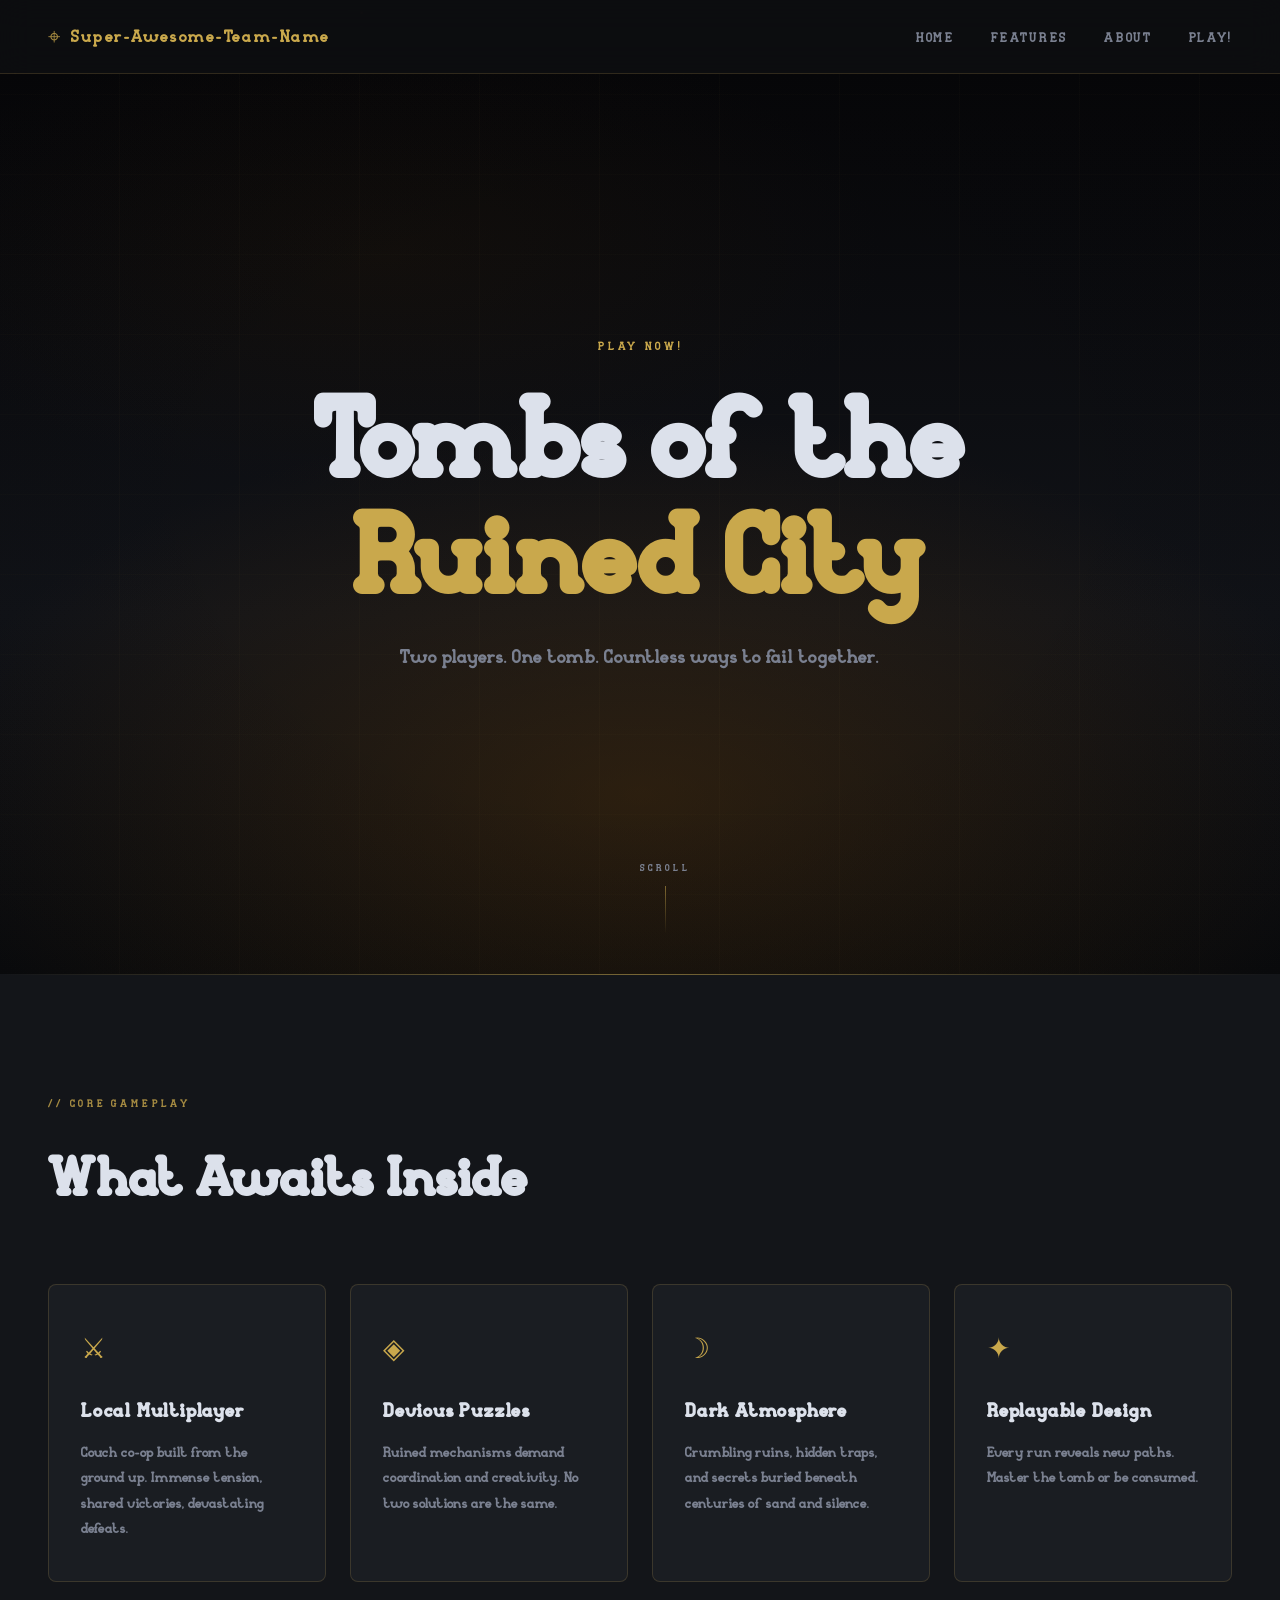
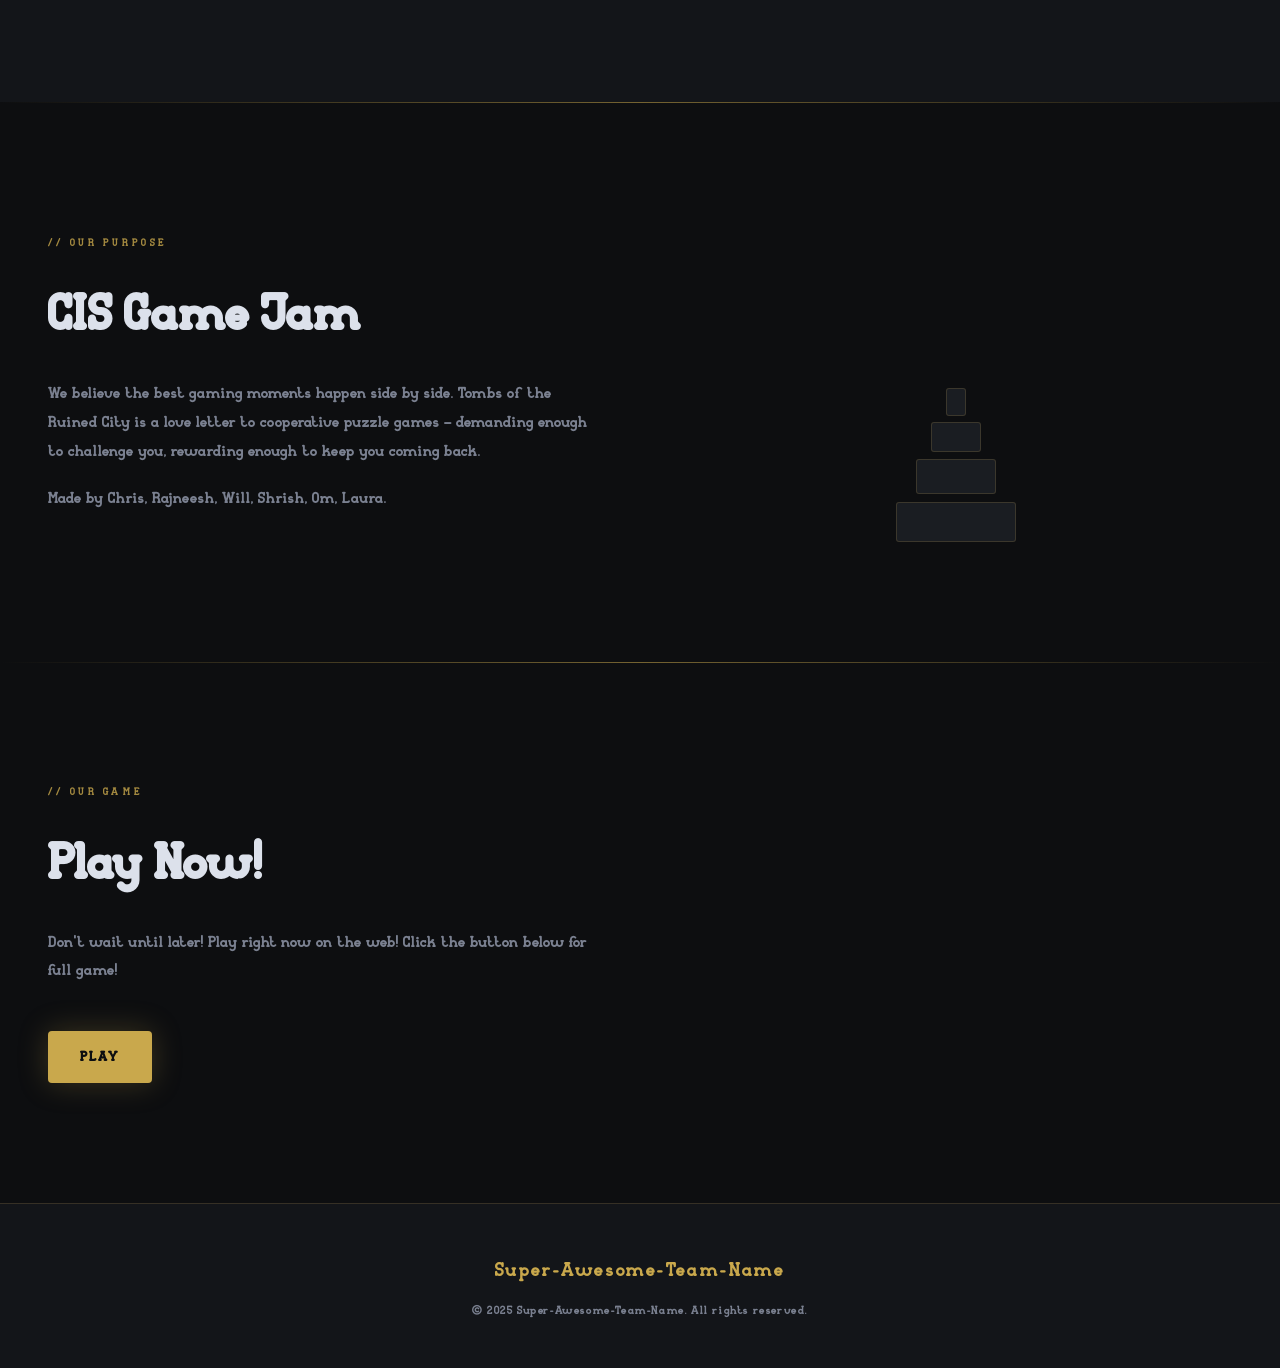
<file: index.html>
<!DOCTYPE html>
<html lang="en">
<head>
    <meta charset="UTF-8">
    <meta name="viewport" content="width=device-width, initial-scale=1.0">
    <title>Tombs of the Ruined City</title>
    <link rel="stylesheet" href="style.css" type="text/css">
    <link rel="icon" type="image/png" href="pixilart-drawing.png">
</head>
<body>

    <canvas id="dust"></canvas>

    <header>
        <div class="logo">
            <span class="logo-glyph">⌖</span>
            Super-Awesome-Team-Name
        </div>
        <nav>
            <a href="#main">Home</a>
            <a href="#features">Features</a>
            <a href="#desc">About</a>
            <a href="#play">Play!</a>
        </nav>
    </header>

    <section class="main" id="main">
        <div class="hero-bg-overlay"></div>
        <div class="hero-content">
            <div class="eyebrow">Play Now!</div>
            <h1>
                <span class="title-line">Tombs of the</span>
                <span class="title-line accent">Ruined City</span>
            </h1>
            <p class="tagline">Two players. One tomb. Countless ways to fail together.</p>
        </div>
        <div class="scroll-hint">
            <span>Scroll</span>
            <div class="scroll-line"></div>
        </div>
    </section>

    <section id="features" class="features">
        <div class="section-label">// Core Gameplay</div>
        <h2 class="section-title">What Awaits Inside</h2>
        <div class="grid">
            <div class="card" data-delay="0">
                <div class="card-icon">⚔</div>
                <h3>Local Multiplayer</h3>
                <p>Couch co-op built from the ground up. Immense tension, shared victories, devastating defeats.</p>
            </div>
            <div class="card" data-delay="100">
                <div class="card-icon">◈</div>
                <h3>Devious Puzzles</h3>
                <p>Ruined mechanisms demand coordination and creativity. No two solutions are the same.</p>
            </div>
            <div class="card" data-delay="200">
                <div class="card-icon">☽</div>
                <h3>Dark Atmosphere</h3>
                <p>Crumbling ruins, hidden traps, and secrets buried beneath centuries of sand and silence.</p>
            </div>
            <div class="card" data-delay="300">
                <div class="card-icon">✦</div>
                <h3>Replayable Design</h3>
                <p>Every run reveals new paths. Master the tomb or be consumed.</p>
            </div>
        </div>
    </section>

    <section id="desc" class="desc">
        <div class="desc-inner">
            <div class="desc-text">
                <div class="section-label">// Our Purpose</div>
                <h2>CIS Game Jam</h2>
                <p>We believe the best gaming moments happen side by side. Tombs of the Ruined City is a love letter to cooperative puzzle games — demanding enough to challenge you, rewarding enough to keep you coming back.</p>
                <p>Made by Chris, Rajneesh, Will, Shrish, Om, Laura.</p>
            </div>
            <div class="desc-visual">
                <div class="ruin-graphic">
                    <div class="ruin-block b1"></div>
                    <div class="ruin-block b2"></div>
                    <div class="ruin-block b3"></div>
                    <div class="ruin-block b4"></div>
                    <div class="ruin-glyph">𓂀</div>
                </div>
            </div>
        </div>
    </section>
     <section id="play" class="desc">
        <div class="desc-inner">
            <div class="desc-text">
                <div class="section-label">// Our Game</div>
                <h2>Play Now!</h2>
                <p>Don't wait until later! Play right now on the web! Click the button below for full game!</p>
                <!--Add the game link in the href under this line-->
                <a href="game/index.html" class="btn-primary" style="margin-top:28px; display:inline-block;">Play</a>
            </div>
        </div>
    </section>

    <footer>
        <div class="footer-logo">Super-Awesome-Team-Name</div>
        <p class="footer-copy">© 2025 Super-Awesome-Team-Name. All rights reserved.</p>
    </footer>

    <script>
        const canvas = document.getElementById('dust');
        const ctx = canvas.getContext('2d');
        let W, H, particles = [];

        function resize() {
            W = canvas.width = window.innerWidth;
            H = canvas.height = window.innerHeight;
        }
        resize();
        window.addEventListener('resize', resize);

        for (let i = 0; i < 60; i++) {
            particles.push({
                x: Math.random() * window.innerWidth,
                y: Math.random() * window.innerHeight,
                r: Math.random() * 1.5 + 0.3,
                dx: (Math.random() - 0.5) * 0.3,
                dy: -Math.random() * 0.4 - 0.1,
                alpha: Math.random() * 0.4 + 0.1
            });
        }

        function animate() {
            ctx.clearRect(0, 0, W, H);
            for (let p of particles) {
                ctx.beginPath();
                ctx.arc(p.x, p.y, p.r, 0, Math.PI * 2);
                ctx.fillStyle = `rgba(210, 170, 100, ${p.alpha})`;
                ctx.fill();
                p.x += p.dx;
                p.y += p.dy;
                if (p.y < -10) { p.y = H + 10; p.x = Math.random() * W; }
            }
            requestAnimationFrame(animate);
        }
        animate();

        const cards = document.querySelectorAll('.card');
        const observer = new IntersectionObserver((entries) => {
            entries.forEach(e => {
                if (e.isIntersecting) {
                    const delay = e.target.dataset.delay || 0;
                    setTimeout(() => e.target.classList.add('visible'), +delay);
                }
            });
        }, { threshold: 0.15 });
        cards.forEach(c => observer.observe(c));

        window.addEventListener('scroll', () => {
            const sy = window.scrollY;
            const hero = document.querySelector('.hero-content');
            if (hero) hero.style.transform = `translateY(${sy * 0.25}px)`;
            const overlay = document.querySelector('.hero-bg-overlay');
            if (overlay) overlay.style.opacity = Math.min(0.85, 0.5 + sy * 0.001);
        });
    </script>
</body>
</html>
</file>
<file: style.css>
@font-face {
    font-family: Apo;
    src: url("Astroph.otf");
}

:root {
    --bg:         #0d0e10;
    --bg2:        #131519;
    --surface:    #1a1d22;
    --surface2:   #22262e;
    --border:     rgba(210,170,90,0.18);
    --gold:       #c9a84c;
    --gold-dim:   rgba(201,168,76,0.55);
    --text:       #dce1eb;
    --text-muted: #7a8090;
    --accent:     #e6b860;
    --glow:       rgba(201,168,76,0.15);
}

*, *::before, *::after { box-sizing: border-box; margin: 0; padding: 0; }
html { scroll-behavior: smooth; }

body {
    background: var(--bg);
    color: var(--text);
    font-family: Apo, serif;
    overflow-x: hidden;
    line-height: 1.7;
}

a { text-decoration: none; color: inherit; }

#dust {
    position: fixed;
    inset: 0;
    pointer-events: none;
    z-index: 0;
    opacity: 0.6;
}

header {
    display: flex;
    justify-content: space-between;
    align-items: center;
    padding: 18px 48px;
    background: rgba(13,14,16,0.85);
    backdrop-filter: blur(16px);
    border-bottom: 1px solid var(--border);
    position: sticky;
    top: 0;
    z-index: 100;
}

.logo {
    font-size: 18px;
    font-family: Apo;
    color: var(--gold);
    letter-spacing: 0.08em;
    display: flex;
    align-items: center;
    gap: 10px;
}
.logo-glyph { font-size: 22px; opacity: 0.8; }

nav a {
    margin-left: 32px;
    font-size: 14px;
    letter-spacing: 0.12em;
    color: var(--text-muted);
    transition: color 0.25s;
    text-transform: uppercase;
}
nav a:hover { color: var(--gold); }

.btn-outline {
    font-family: Apo;
    font-size: 13px;
    letter-spacing: 0.1em;
    text-transform: uppercase;
    padding: 9px 22px;
    border: 1px solid var(--border);
    border-radius: 4px;
    color: var(--text);
    transition: border-color 0.25s, color 0.25s;
}
.btn-outline:hover { border-color: var(--gold); color: var(--gold); }

.main {
    position: relative;
    min-height: 100vh;
    display: flex;
    align-items: center;
    justify-content: center;
    overflow: hidden;
    background:
        radial-gradient(ellipse 80% 60% at 50% 80%, rgba(100,60,10,0.35) 0%, transparent 70%),
        radial-gradient(ellipse 60% 40% at 30% 20%, rgba(50,30,5,0.2) 0%, transparent 65%),
        linear-gradient(180deg, #060608 0%, #111318 60%, #0a0b0d 100%);
}

.main::before {
    content: '';
    position: absolute;
    inset: 0;
    background:
        repeating-linear-gradient(90deg, transparent, transparent 119px, rgba(201,168,76,0.04) 120px),
        repeating-linear-gradient(0deg, transparent, transparent 79px, rgba(201,168,76,0.03) 80px);
    pointer-events: none;
}

.hero-bg-overlay {
    position: absolute;
    inset: 0;
    background: radial-gradient(ellipse 100% 100% at 50% 50%, transparent 30%, rgba(6,6,8,0.65) 100%);
    transition: opacity 0.1s;
}

.hero-content {
    position: relative;
    z-index: 2;
    text-align: center;
    padding: 20px;
    will-change: transform;
}

.eyebrow {
    font-size: 12px;
    letter-spacing: 0.25em;
    text-transform: uppercase;
    color: var(--gold);
    margin-bottom: 24px;
    opacity: 0;
    animation: fadeUp 0.9s 0.2s forwards;
}

h1 {
    font-family: Apo;
    font-size: clamp(52px, 9vw, 120px);
    line-height: 1.0;
    letter-spacing: -0.01em;
    margin-bottom: 28px;
    opacity: 0;
    animation: fadeUp 1s 0.45s forwards;
}

.title-line { display: block; }
.title-line.accent { color: var(--gold); }

.tagline {
    font-size: clamp(16px, 2vw, 20px);
    color: var(--text-muted);
    max-width: 480px;
    margin: 0 auto 40px;
    opacity: 0;
    animation: fadeUp 1s 0.7s forwards;
}

.hero-actions {
    display: flex;
    gap: 16px;
    justify-content: center;
    flex-wrap: wrap;
    opacity: 0;
    animation: fadeUp 1s 0.9s forwards;
}

.btn-primary {
    font-family: Apo;
    font-size: 14px;
    letter-spacing: 0.12em;
    text-transform: uppercase;
    padding: 14px 32px;
    background: var(--gold);
    color: #0d0e10;
    border-radius: 4px;
    font-weight: 700;
    transition: background 0.25s, transform 0.2s, box-shadow 0.25s;
    box-shadow: 0 0 30px rgba(201,168,76,0.25);
}
.btn-primary:hover {
    background: var(--accent);
    transform: translateY(-2px);
    box-shadow: 0 0 50px rgba(201,168,76,0.4);
}

.btn-ghost {
    font-family: Apo;
    font-size: 14px;
    letter-spacing: 0.1em;
    text-transform: uppercase;
    padding: 14px 32px;
    border: 1px solid var(--border);
    border-radius: 4px;
    color: var(--text-muted);
    transition: color 0.25s, border-color 0.25s;
}
.btn-ghost:hover { color: var(--gold); border-color: var(--gold-dim); }

.scroll-hint {
    position: absolute;
    bottom: 40px;
    left: 50%;
    transform: translateX(-50%);
    display: flex;
    flex-direction: column;
    align-items: center;
    gap: 10px;
    z-index: 2;
    opacity: 0;
    animation: fadeUp 1s 1.4s forwards;
}
.scroll-hint span {
    font-size: 10px;
    letter-spacing: 0.3em;
    text-transform: uppercase;
    color: var(--text-muted);
}
.scroll-line {
    width: 1px;
    height: 48px;
    background: linear-gradient(to bottom, var(--gold-dim), transparent);
    animation: pulse-line 2s ease-in-out infinite;
}

.features {
    padding: 120px 48px;
    background: var(--bg2);
    position: relative;
    z-index: 1;
}
.features::before {
    content: '';
    position: absolute;
    top: 0; left: 0; right: 0;
    height: 1px;
    background: linear-gradient(to right, transparent, var(--gold-dim), transparent);
}

.section-label {
    font-size: 11px;
    letter-spacing: 0.3em;
    text-transform: uppercase;
    color: var(--gold);
    margin-bottom: 16px;
    opacity: 0.8;
}

.section-title {
    font-family: Apo;
    font-size: clamp(32px, 5vw, 56px);
    margin-bottom: 60px;
    color: var(--text);
}

.grid {
    display: grid;
    grid-template-columns: repeat(auto-fit, minmax(260px, 1fr));
    gap: 24px;
    max-width: 1200px;
    margin: 0 auto;
}

.card {
    padding: 40px 32px;
    background: var(--surface);
    border: 1px solid var(--border);
    border-radius: 8px;
    position: relative;
    overflow: hidden;
    opacity: 0;
    transform: translateY(30px);
    transition: transform 0.35s, background 0.35s, border-color 0.35s, box-shadow 0.35s;
}
.card.visible {
    opacity: 1;
    transform: translateY(0);
    transition: opacity 0.6s ease, transform 0.6s ease,
                background 0.35s, border-color 0.35s, box-shadow 0.35s;
}
.card::before {
    content: '';
    position: absolute;
    top: 0; left: 0; right: 0;
    height: 2px;
    background: linear-gradient(to right, transparent, var(--gold), transparent);
    opacity: 0;
    transition: opacity 0.35s;
}
.card:hover {
    background: var(--surface2);
    border-color: var(--gold-dim);
    box-shadow: 0 12px 48px rgba(0,0,0,0.5), 0 0 0 1px rgba(201,168,76,0.08);
    transform: translateY(-6px);
}
.card:hover::before { opacity: 1; }

.card-icon {
    font-size: 28px;
    margin-bottom: 20px;
    color: var(--gold);
    display: block;
}
.card h3 {
    font-family: Apo;
    font-size: 20px;
    margin-bottom: 12px;
    color: var(--text);
    letter-spacing: 0.04em;
}
.card p {
    font-size: 15px;
    color: var(--text-muted);
    line-height: 1.7;
}

.desc {
    padding: 120px 48px;
    background: var(--bg);
    position: relative;
    z-index: 1;
}
.desc::before {
    content: '';
    position: absolute;
    top: 0; left: 0; right: 0;
    height: 1px;
    background: linear-gradient(to right, transparent, var(--gold-dim), transparent);
}

.desc-inner {
    max-width: 1200px;
    margin: 0 auto;
    display: grid;
    grid-template-columns: 1fr 1fr;
    gap: 80px;
    align-items: center;
}
.desc-text h2 {
    font-family: Apo;
    font-size: clamp(32px, 4vw, 52px);
    margin: 16px 0 24px;
    color: var(--text);
}
.desc-text p {
    font-size: 16px;
    color: var(--text-muted);
    margin-bottom: 18px;
    line-height: 1.8;
}

.desc-visual {
    display: flex;
    justify-content: center;
    align-items: center;
}
.ruin-graphic {
    position: relative;
    width: 280px;
    height: 320px;
}
.ruin-block {
    position: absolute;
    background: var(--surface);
    border: 1px solid var(--border);
    border-radius: 3px;
    animation: float 6s ease-in-out infinite;
}
.b1 { width: 120px; height: 40px; bottom: 0;    left: 50%; transform: translateX(-50%); animation-delay: 0s; }
.b2 { width: 80px;  height: 35px; bottom: 48px; left: 50%; transform: translateX(-50%); animation-delay: 0.5s; }
.b3 { width: 50px;  height: 30px; bottom: 90px; left: 50%; transform: translateX(-50%); animation-delay: 1s; }
.b4 { width: 20px;  height: 28px; bottom: 126px;left: 50%; transform: translateX(-50%); animation-delay: 1.5s; }
.ruin-glyph {
    position: absolute;
    font-size: 80px;
    top: 20px;
    left: 50%;
    transform: translateX(-50%);
    color: var(--gold);
    opacity: 0.15;
    animation: float 8s ease-in-out infinite 0.3s;
    filter: blur(1px);
}

footer {
    padding: 48px;
    background: var(--bg2);
    border-top: 1px solid var(--border);
    display: flex;
    flex-direction: column;
    align-items: center;
    gap: 14px;
    text-align: center;
}
.footer-logo {
    font-family: Apo;
    font-size: 20px;
    color: var(--gold);
    letter-spacing: 0.08em;
}
.footer-copy {
    font-size: 12px;
    color: var(--text-muted);
    letter-spacing: 0.05em;
}
.footer-links { display: flex; gap: 28px; }
.footer-links a {
    font-size: 12px;
    letter-spacing: 0.15em;
    text-transform: uppercase;
    color: var(--text-muted);
    transition: color 0.25s;
}
.footer-links a:hover { color: var(--gold); }

@keyframes fadeUp {
    from { opacity: 0; transform: translateY(22px); }
    to   { opacity: 1; transform: translateY(0); }
}
@keyframes pulse-line {
    0%, 100% { opacity: 0.3; transform: scaleY(0.8); }
    50%       { opacity: 1;   transform: scaleY(1.1); }
}
@keyframes float {
    0%, 100% { transform: translateX(-50%) translateY(0); }
    50%       { transform: translateX(-50%) translateY(-10px); }
}

@media (max-width: 768px) {
    header { padding: 16px 24px; }
    .header-cta { display: none; }
    .features, .desc { padding: 80px 24px; }
    .desc-inner { grid-template-columns: 1fr; gap: 48px; }
    .desc-visual { display: none; }
}
</file>
